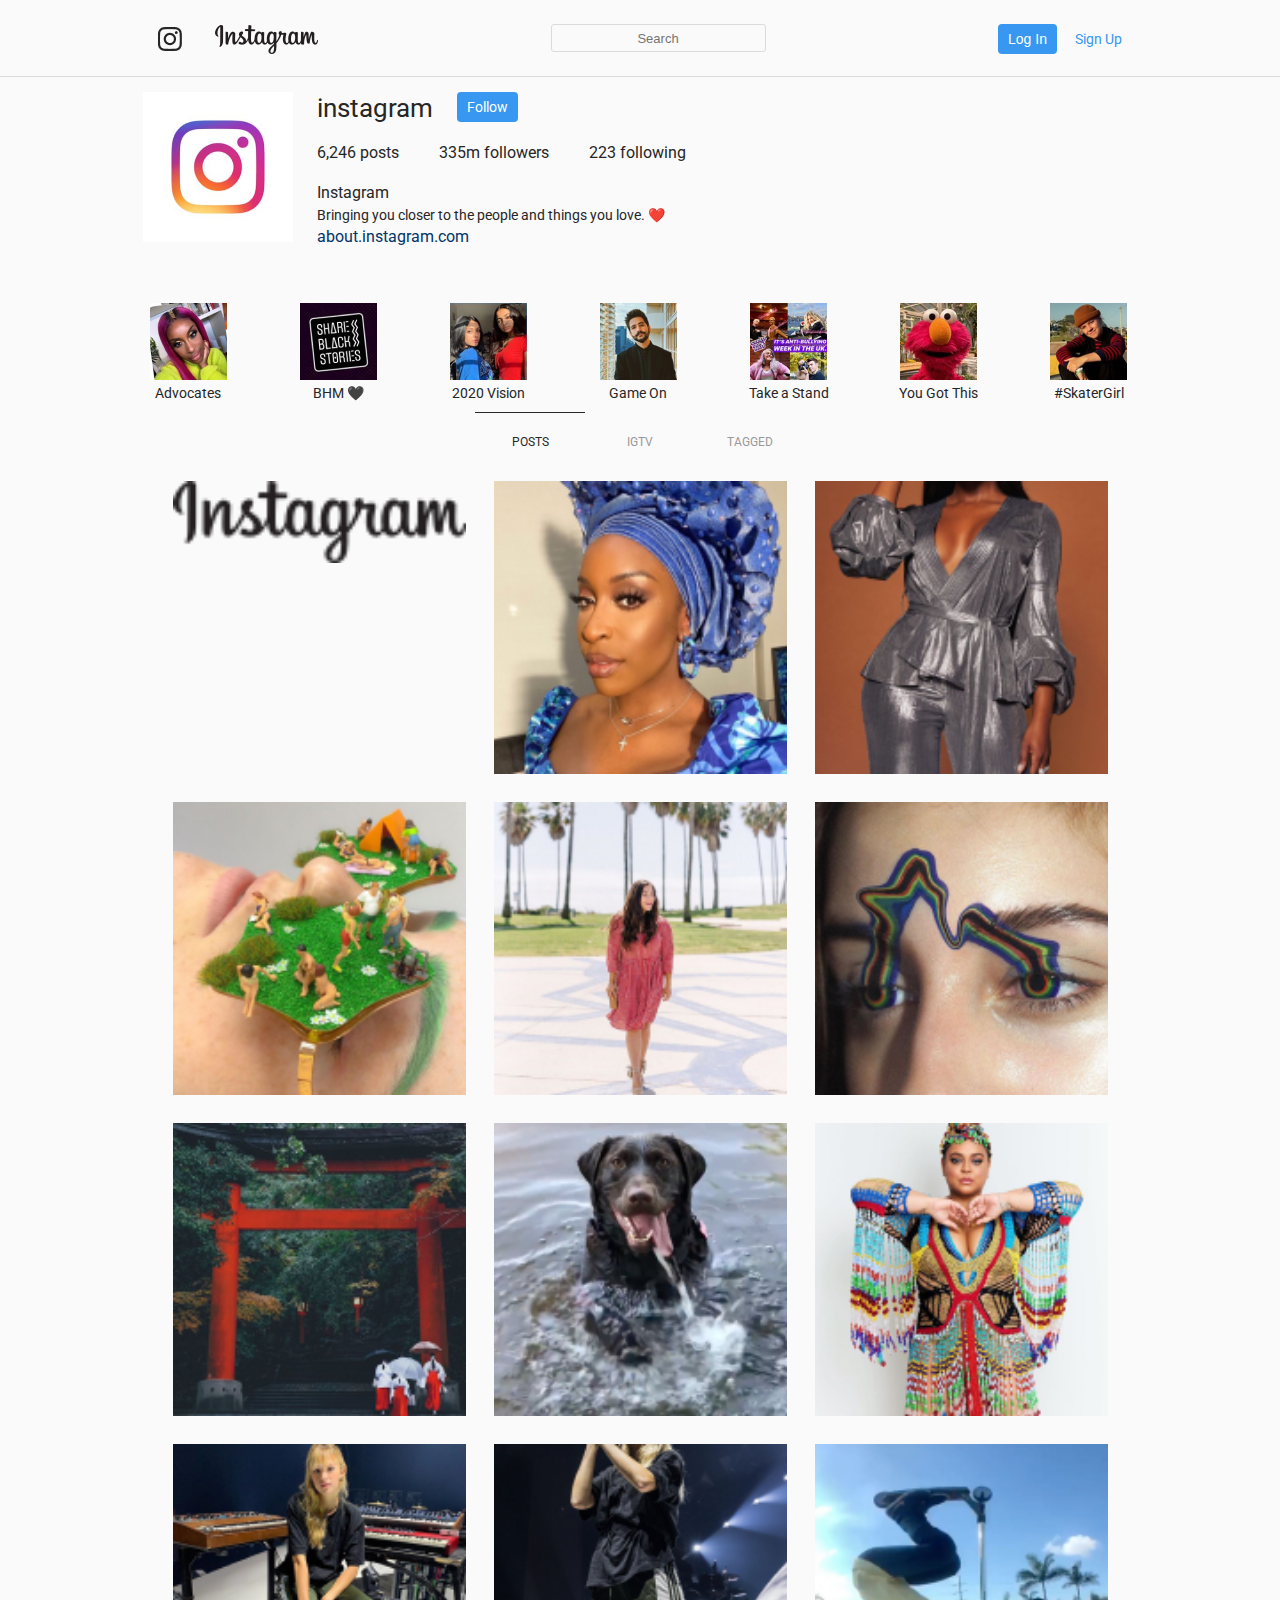
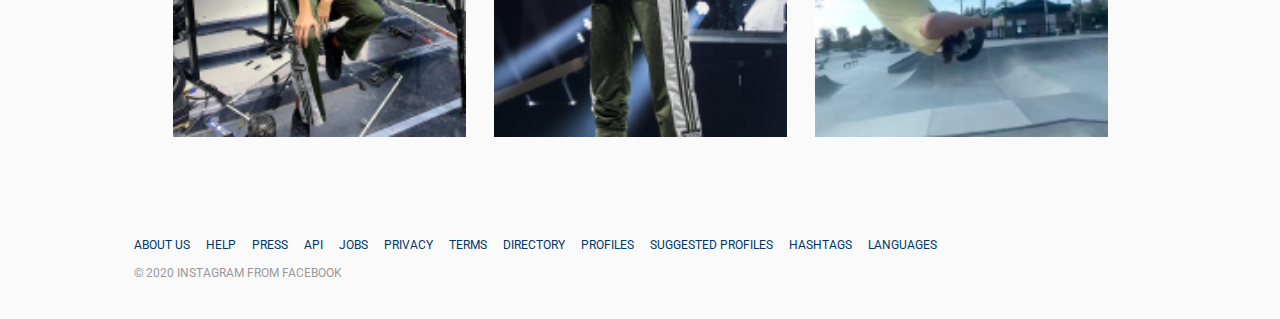
<file: index.html>
<!DOCTYPE html>
<html lang="en">
<head>
  <meta charset="UTF-8">
  <meta name="viewport" content="width=device-width, initial-scale=1.0">
  <title>INSTAGRAM</title>
  <link rel="stylesheet" href="css/reset.css">
  <link rel="stylesheet" href="css/header-footer.css">
  <link rel="stylesheet" href="css/gallery.css">
  <link rel="stylesheet" href="css/main1.css">
  <link href="https://fonts.googleapis.com/css2?family=Roboto&display=swap" rel="stylesheet">
</head>
<body>
    <header class="main-header">
      <div class="header-wrapper">
        <div class="brand">
          <img src="images/insta-icon.png" alt="Instagram icon" />
          <img src="images/insta-logo.png" alt="Instagram logo" />
        </div>
        <input
          class="search-bar"
          aria-label="search"
          type="text"
          placeholder="Search"
        />
        <nav class="login-wrapper">
          <button class="login-btn">Log In</button>
          <a class="signin" href="#">Sign Up</a>
        </nav>
      </div>
    </header>  
  <main>
    <section class="user-info">
      <img class="photo" src="images/photo.jpg" alt="photo" />
      <p class="nickname">instagram</p>
      <div class="follow"><a href="#">Follow</a></div>
      <div class="user-description">
        <p>Instagram</p>
        <p>Bringing you closer to the people and things you love. ❤️</p>
        <a href="https://about.instagram.com/" target="_blank"
          >about.instagram.com</a
        >
      </div>
      <div class="stories">
        <div class="story">
          <img src="images/Rectangle-1.jpg" alt="Rectangle 1" />
          <p class="story-name">Advocates</p>
        </div>
        <div class="story">
          <img src="images/Rectangle-2.jpg" alt="Rectangle 2" />
          <p class="story-name">BHM 🖤</p>
        </div>
        <div class="story">
          <img src="images/Rectangle-3.jpg" alt="Rectangle 3" />
          <p class="story-name">2020 Vision</p>
        </div>
        <div class="story">
          <img src="images/Rectangle-4.jpg" alt="Rectangle 4" />
          <p class="story-name">Game On</p>
        </div>
        <div class="story">
          <img src="images/Rectangle-5.jpg" alt="Rectangle 5" />
          <p class="story-name">Take a Stand</p>
        </div>
        <div class="story">
          <img src="images/Rectangle-6.jpg" alt="Rectangle 6" />
          <p class="story-name">You Got This</p>
        </div>
        <div class="story">
          <img src="images/Rectangle-7.jpg" alt="Rectangle 7" />
          <p class="story-name">#SkaterGirl</p>
        </div>
      </div>
      <div class="user-social">
        <div class="posts">
          <p>6,246</p>
          <p>posts</p>
        </div>
        <div class="followers">
          <p>335m</p>
          <p>followers</p>
        </div>
        <div class="following">
          <p>223</p>
          <p>following</p>
        </div>
      </div>
    </section>
    <section class="options">
      <a class="option active" href="#">
        <span class="option-name">POSTS</span>
        <img class="option-icon" src="images/posts.png" alt="instagram button">
      </a>
      <a class="option" href="#">
        <span class="option-name">IGTV</span>
        <img class="option-icon" src="images/igtv.png" alt="instagram button">
      </a>
      <a class="option" href="#">
        <span class="option-name">TAGGED</span>
        <img class="option-icon" src="images/tagged.png" alt="instagram button">
      </a>
    </section>
    <section class="gallery">
      <img class="gallery-photo" src="images/Rectangle.png" alt="instagram">
      <img class="gallery-photo" src="images/Rectangle-1.png" alt="instagram">
      <img class="gallery-photo" src="images/Rectangle-2.png" alt="instagram">
      <img class="gallery-photo" src="images/Rectangle-3.png" alt="instagram">
      <img class="gallery-photo" src="images/Rectangle-4.png" alt="instagram">
      <img class="gallery-photo" src="images/Rectangle-5.png" alt="instagram">
      <img class="gallery-photo" src="images/Rectangle-6.png" alt="instagram">
      <img class="gallery-photo" src="images/Rectangle-7.png" alt="instagram">
      <img class="gallery-photo" src="images/Rectangle-8.png" alt="instagram">
      <img class="gallery-photo" src="images/Rectangle-9.png" alt="instagram">
      <img class="gallery-photo" src="images/Rectangle-10.png" alt="instagram">
      <img class="gallery-photo" src="images/Rectangle-11.png" alt="instagram">
    </section>
  </main>
    <footer>
      <nav class="footer-navbar">
        <ul>
          <li><a class="footer-link" href="#">About us</a></li>
          <li><a class="footer-link" href="#">Help</a></li>
          <li><a class="footer-link" href="#">Press</a></li>
          <li><a class="footer-link" href="#">Api</a></li>
          <li><a class="footer-link" href="#">Jobs</a></li>
          <li><a class="footer-link" href="#">Privacy</a></li>
          <li><a class="footer-link" href="#">Terms</a></li>
          <li><a class="footer-link" href="#">Directory</a></li>
          <li><a class="footer-link" href="#">Profiles</a></li>
          <li><a class="footer-link" href="#">Suggested profiles</a></li>
          <li><a class="footer-link" href="#">Hashtags</a></li>
          <li><a class="footer-link" href="#">Languages</a></li>
        </ul>
      </nav>
      <div class="copy">© 2020 Instagram from Facebook</div>
    </footer>
</body>
</html>
</file>
<file: css/header-footer.css>
.main-header {
  height: 77px;
  border-bottom: 1px solid #dbdbdb;
}

.header-wrapper {
  display: flex;
  justify-content: space-between;
  padding: 24px;
}

.brand {
  width: 160.12px;
  display: flex;
  justify-content: space-between;
  align-items: center;
}

.search-bar {
  background: #fafafa;
  border: 1px solid #dbdbdb;
  border-radius: 3px;
  color: #999999;
  width: 215px;
  height: 28px;
  text-align: center;
  font-weight: normal;
  font-size: 13px;
  line-height: 18px;
}

.login-wrapper {
  width: 124px;
  display: flex;
  justify-content: space-between;
  align-items: center;
}

.login-btn {
  background: #3897f0;
  border-radius: 4px;
  border: none;
  width: 59px;
  height: 30px;
  font-weight: normal;
  font-size: 14px;
  line-height: 18px;
  text-align: center;
  color: #ffffff;
}

.signin {
  font-weight: normal;
  font-size: 14px;
  line-height: 28px;
  color: #3897f0;
  text-decoration: none;
}

footer {
  height: 122px;
  display: flex;
  flex-direction: column;
  justify-content: center;
}

.footer-navbar ul {
  list-style: none;
  margin-bottom: 10px;
  display: flex;
  flex-wrap: wrap;
}

.footer-link {
  font-weight: normal;
  font-size: 12px;
  line-height: 18px;
  text-align: center;
  text-decoration: none;
  text-transform: uppercase;
  color: #003569;
  margin-right: 16px;
}

.copy {
  font-weight: normal;
  font-size: 12px;
  line-height: 18px;
  text-transform: uppercase;
  color: #999999;
}

@media only screen and (max-width: 1023px) {
  .header-wrapper {
    max-width: 1012px;
    /* Si se pone a nivel general, borrar: */
    min-width: 370px;
    margin: auto;
  }

  .search-bar {
    display: none;
  }

  footer {
    max-width: 1012px;
    margin: auto;
    text-align: center;
    padding: 0 20px;
  }

  footer li {
    margin-bottom: 7px;
  }

  .footer-navbar,
  .copy {
    min-width: 370px;
  }

  .footer-navbar ul {
    justify-content: center;
  }
}

@media only screen and (min-width: 1024px) {
  .header-wrapper {
    width: 1012px;
    margin: auto;
  }

  footer {
    width: 1012px;
    margin: auto;
  }
}
</file>
<file: css/gallery.css>
.userinfo {
  display: grid;
  grid-template-columns: repeat(3, 1fr);
  padding: 13px;
  border-top: 1px solid #dbdbdb;
}
.userinfo-value {
  color: #262626;
  font-size: 14px;
  line-height: 18px;
  text-align: center;
}
.userinfo-units {
  color: #999999;
  font-size: 13px;
  line-height: 18px;
  text-align: center;
}
.options {
  display: grid;
  grid-template-columns: repeat(3, 1fr);
  align-items: center;
  padding: 10px;
  border-top: 1px solid #dbdbdb;
  border-bottom: 1px solid #dbdbdb;
}
.option {
  text-align: center;
  text-decoration: none;
}
.option-name {
  display: none;
  color: #999999;
  font-size: 12px;
  line-height: 18px;
}
.active.option .option-name {
  color: #262626;
}
.option-icon {
  display: block;
  margin: auto;
}
.gallery {
  display: grid;
  grid-template-columns: repeat(3, 1fr);
  grid-gap: 3px;
  margin: 3px auto;
}
.gallery-photo {
  width: 100%;
}
@media only screen and (min-width: 1024px) {
  .userinfo {
    display: none;
  }
  .options {
    width: 350px;
    margin: auto;
    border-top: 0;
    border-bottom: 0;
  }
  .option {
    padding: 20px 0;
  }
  .active.option {
    border-top: 1px solid #262626;
  }
  .option-name {
    display: block;
  }
  .option-icon {
    display: none;
  }
  .gallery {
    grid-gap: 28px;
    width: 935px;
    margin: 0 auto 60px;
  }
}
</file>
<file: css/main1.css>
* {
  margin: 0;
  padding: 0;
  box-sizing: border-box;
}
html {
  font-family: "Roboto", Arial, Helvetica, sans-serif;
  font-size: 16px;
  font-weight: 400;
}

html,
body {
  width: 100%;
  height: 100%;
  min-height: 100%;
}

main {
  width: 100%;
  max-width: 1024px;
  margin: 0px auto;
}

.user-info {
  display: grid;
  justify-content: center;
  grid-template-columns: 77px minmax(0, 1fr);
  grid-template-rows: repeat(5, min-content);
  grid-template-areas:
    "photo nickname"
    "photo follow"
    "user-description user-description"
    "stories stories"
    "user-social user-social";
  column-gap: 24px;
  margin: 15px 15px 0 15px;
}

.user-info img.photo {
  grid-area: photo;
  width: 100%;
}

.user-info .nickname {
  grid-area: nickname;
  font-weight: normal;
  font-size: 26px;
  line-height: 32px;

  color: #262626;
}

.user-info .follow {
  grid-area: follow;
}

.user-info .follow a {
  display: inline-block;
  font-weight: normal;
  font-size: 14px;
  line-height: 18px;
  text-align: center;

  color: #ffffff;
  padding: 6px 10px;
  background: #3897f0;
  border-radius: 4px;
  text-decoration: none;
}

.user-info .user-description {
  grid-area: user-description;
  margin-top: 24px;
  margin-bottom: 26px;
  font-style: normal;
  font-weight: normal;
  font-size: 14px;
  line-height: 20px;

  color: #262626;
}

.user-info .user-description p:nth-child(2) {
  font-size: 14px;
  line-height: 20px;

  color: #262626;
}

.user-info .user-description a {
  font-weight: normal;
  font-size: 14px;
  line-height: 20px;
  color: #003569;
  text-decoration: none;
}

.user-info .stories {
  grid-area: stories;
  display: flex;
  overflow: hidden;
  flex-wrap: nowrap;
  justify-content: space-between;
}

.user-info .stories .story {
  margin-right: 3px;
  flex-grow: 0;
  flex-shrink: 0;
  flex-basis: 70px;
  text-align: center;
}

.user-info .stories .story img {
  width: 56px;
}

.user-info .stories .story p {
  font-weight: normal;
  font-size: 11px;
  line-height: 18px;

  text-align: center;

  color: #262626;
}

.user-info .user-social {
  grid-area: user-social;
  display: flex;
  flex-direction: row;
  text-align: center;
  border-top: 1px solid #dbdbdb;
  padding: 13px 0px;
  margin: 21px -15px 0 -15px;
}

.user-info .user-social > * {
  width: calc(100% / 3);
}

.user-info .user-social p:first-child {
  font-weight: normal;
  font-size: 14px;
  line-height: 18px;

  color: #262626;
}

.user-info .user-social p:last-child {
  font-weight: normal;
  font-size: 13px;
  line-height: 18px;

  text-align: center;

  color: #999999;
}

@media screen and (min-width: 1024px) {
  .user-info {
    grid-template-columns: 150px min-content 1fr;
    grid-template-rows: repeat(5, min-content);
    grid-template-areas:
      "photo nickname follow"
      "photo user-social user-social"
      "photo user-description user-description"
      "stories stories stories";
  }

  .user-info .stories {
    margin-top: 54px;
  }

  .user-info .stories .story {
    flex-basis: 90px;
  }

  .user-info .stories .story img {
    width: 77px;
  }

  .user-info .user-social {
    border-top: none;
    border-bottom: none;
    padding: 0px;
    margin: 19px 0px;
  }

  .user-info .user-social > * {
    width: auto;
    margin-right: 40px;
  }

  .user-info .user-social p:first-child,
  .user-info .user-social p:last-child {
    display: inline;
    font-weight: normal;
    font-size: 16px;
    line-height: 18px;

    color: #262626;
  }

  .user-info .user-description {
    margin: 0px;
  }

  .user-info .user-description p:first-child {
    font-weight: normal;
    font-size: 16px;
    line-height: 24px;
  }

  .user-info .user-description p:last-child {
    font-weight: normal;
    font-size: 15px;
    line-height: 24px;
  }

  .user-info .user-description a {
    font-weight: normal;
    font-size: 16px;
    line-height: 24px;
  }

  .user-info .stories .story p {
    font-size: 14px;
  }
}
</file>
